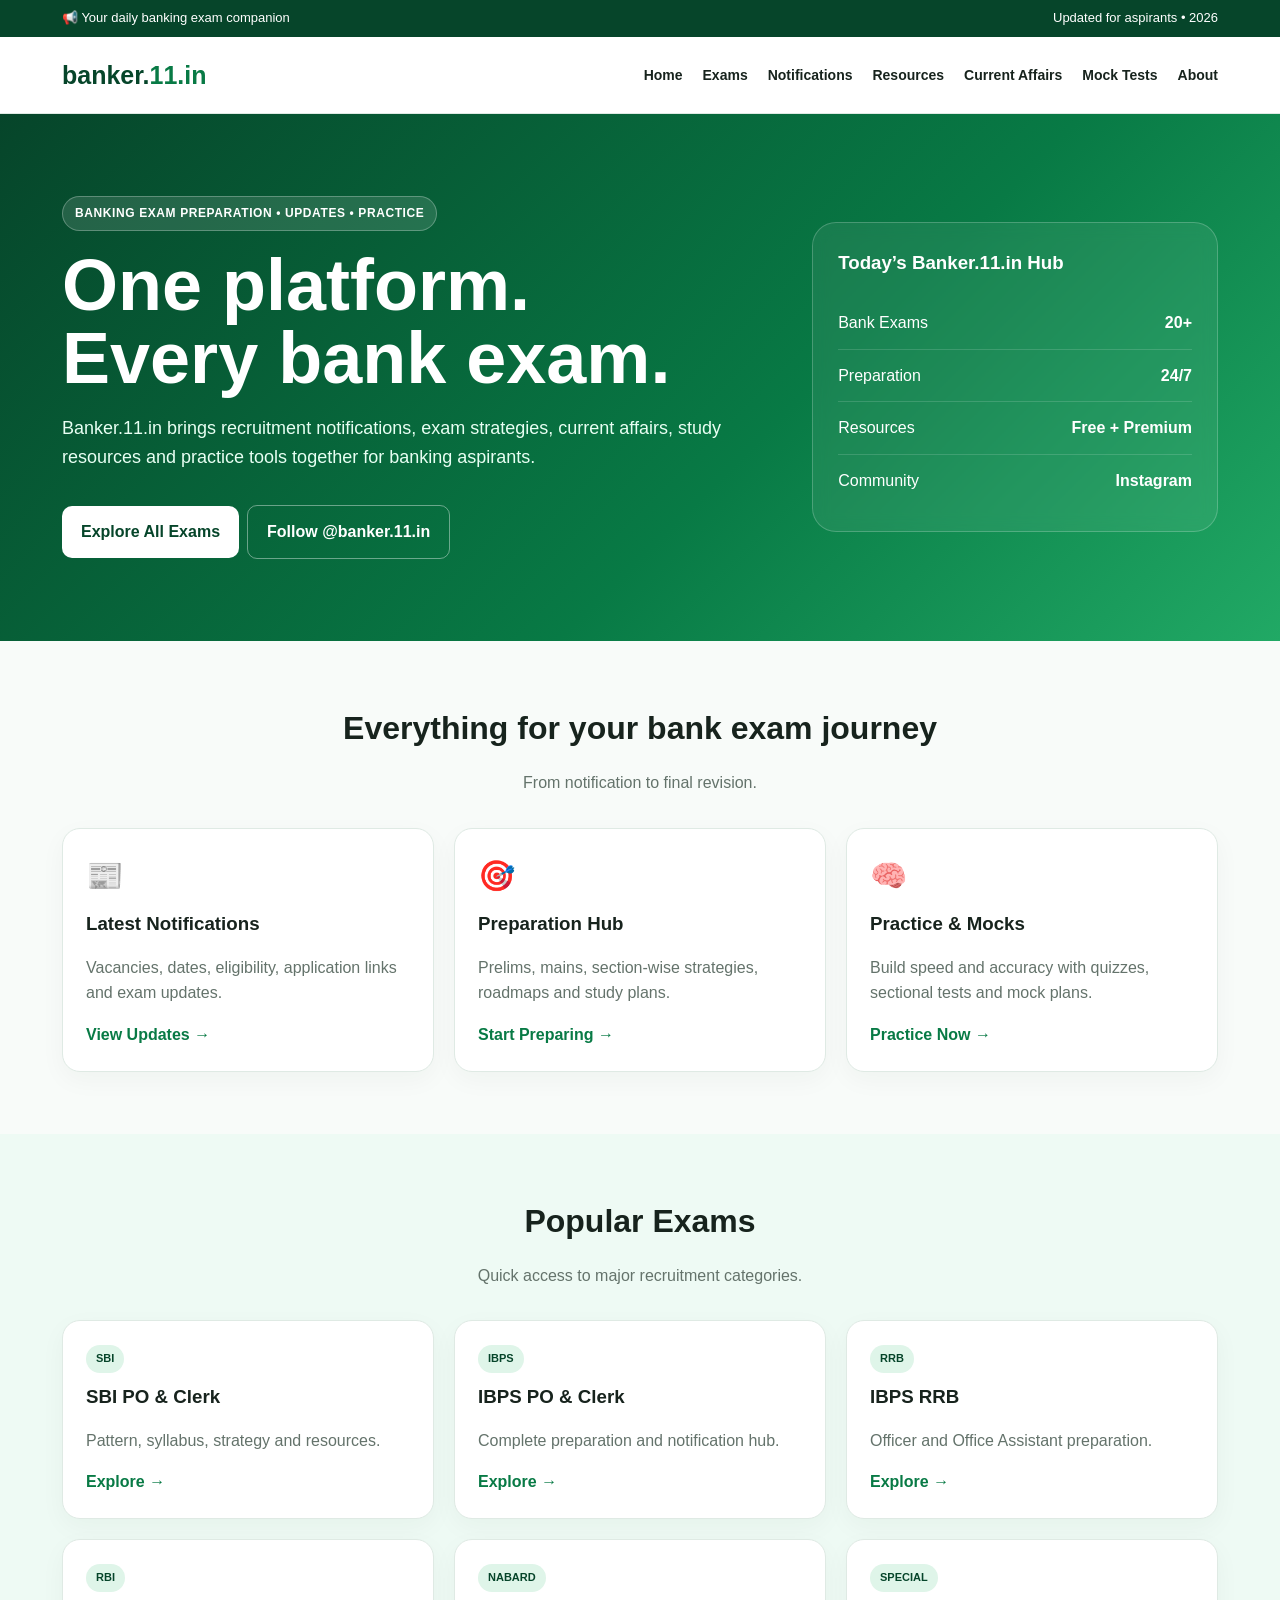
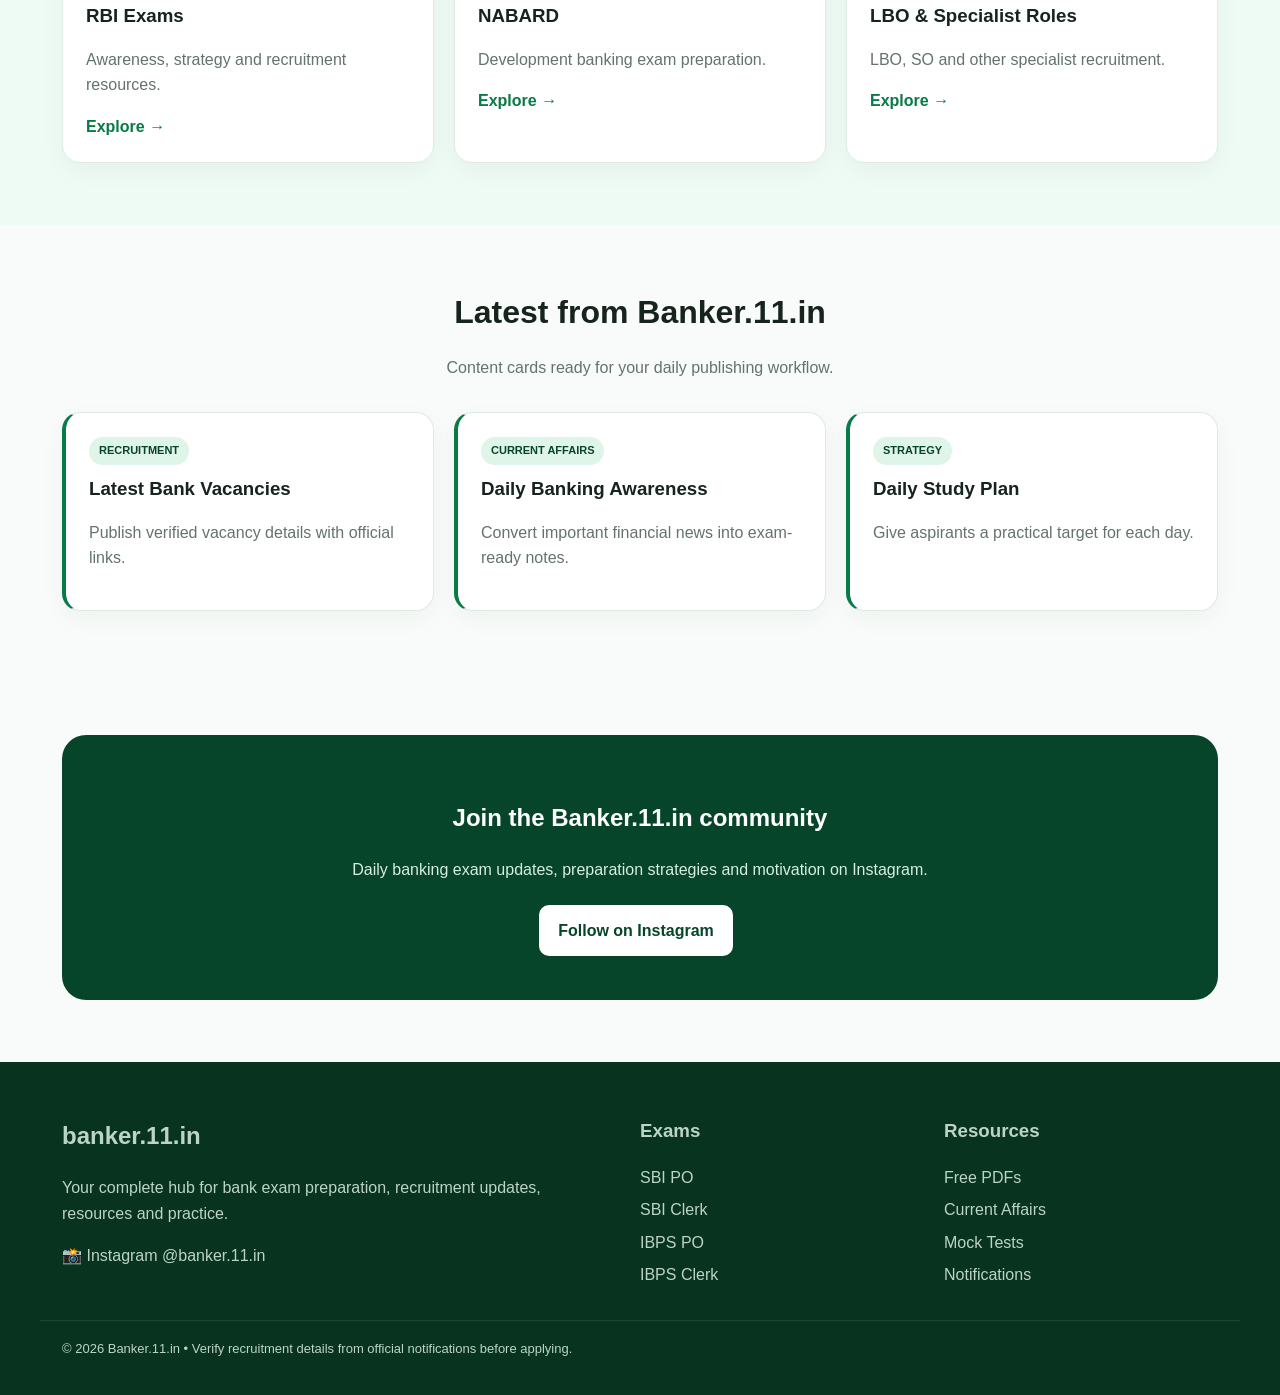
<file: index.html>
<!doctype html><html lang="en"><head><meta charset="utf-8"><meta name="viewport" content="width=device-width,initial-scale=1"><title>Home | Banker.11.in</title><meta name="description" content="Banker.11.in - complete banking exam preparation, notifications, current affairs, resources and mock tests."><link rel="stylesheet" href="style.css"></head><body>
<div class="topbar"><div class="container"><span>📢 Your daily banking exam companion</span><span>Updated for aspirants • 2026</span></div></div>
<header><div class="container nav"><a class="brand" href="index.html">banker.<span>11.in</span></a><nav class="navlinks"><a href="index.html">Home</a><a href="exams.html">Exams</a><a href="notifications.html">Notifications</a><a href="resources.html">Resources</a><a href="current-affairs.html">Current Affairs</a><a href="mock-tests.html">Mock Tests</a><a href="about.html">About</a></nav></div></header>
<main><section class="hero"><div class="container hero-grid"><div><span class="eyebrow">BANKING EXAM PREPARATION • UPDATES • PRACTICE</span><h1>One platform.<br>Every bank exam.</h1><p>Banker.11.in brings recruitment notifications, exam strategies, current affairs, study resources and practice tools together for banking aspirants.</p><div class="buttons"><a class="btn white" href="exams.html">Explore All Exams</a><a class="btn outline" href="https://www.instagram.com/banker.11.in/" target="_blank">Follow @banker.11.in</a></div></div><div class="hero-card"><h3>Today’s Banker.11.in Hub</h3><div class="stat"><span>Bank Exams</span><b>20+</b></div><div class="stat"><span>Preparation</span><b>24/7</b></div><div class="stat"><span>Resources</span><b>Free + Premium</b></div><div class="stat"><span>Community</span><b>Instagram</b></div></div></div></section>
<section class="section"><div class="container"><div class="title"><h2>Everything for your bank exam journey</h2><p class="muted">From notification to final revision.</p></div><div class="grid">
<div class="card"><div class="icon">📰</div><h3>Latest Notifications</h3><p class="muted">Vacancies, dates, eligibility, application links and exam updates.</p><a href="notifications.html">View Updates →</a></div>
<div class="card"><div class="icon">🎯</div><h3>Preparation Hub</h3><p class="muted">Prelims, mains, section-wise strategies, roadmaps and study plans.</p><a href="resources.html">Start Preparing →</a></div>
<div class="card"><div class="icon">🧠</div><h3>Practice & Mocks</h3><p class="muted">Build speed and accuracy with quizzes, sectional tests and mock plans.</p><a href="mock-tests.html">Practice Now →</a></div>
</div></div></section>
<section class="section" style="background:var(--light)"><div class="container"><div class="title"><h2>Popular Exams</h2><p class="muted">Quick access to major recruitment categories.</p></div><div class="grid">
<div class="card"><span class="tag">SBI</span><h3>SBI PO & Clerk</h3><p class="muted">Pattern, syllabus, strategy and resources.</p><a href="exam.html?exam=SBI%20PO">Explore →</a></div>
<div class="card"><span class="tag">IBPS</span><h3>IBPS PO & Clerk</h3><p class="muted">Complete preparation and notification hub.</p><a href="exam.html?exam=IBPS%20PO">Explore →</a></div>
<div class="card"><span class="tag">RRB</span><h3>IBPS RRB</h3><p class="muted">Officer and Office Assistant preparation.</p><a href="exam.html?exam=IBPS%20RRB">Explore →</a></div>
<div class="card"><span class="tag">RBI</span><h3>RBI Exams</h3><p class="muted">Awareness, strategy and recruitment resources.</p><a href="exam.html?exam=RBI">Explore →</a></div>
<div class="card"><span class="tag">NABARD</span><h3>NABARD</h3><p class="muted">Development banking exam preparation.</p><a href="exam.html?exam=NABARD">Explore →</a></div>
<div class="card"><span class="tag">SPECIAL</span><h3>LBO & Specialist Roles</h3><p class="muted">LBO, SO and other specialist recruitment.</p><a href="exam.html?exam=LBO%20%2F%20SO">Explore →</a></div>
</div></div></section>
<section class="section"><div class="container"><div class="title"><h2>Latest from Banker.11.in</h2><p class="muted">Content cards ready for your daily publishing workflow.</p></div><div class="grid">
<div class="card notice"><span class="tag">RECRUITMENT</span><h3>Latest Bank Vacancies</h3><p class="muted">Publish verified vacancy details with official links.</p></div>
<div class="card notice"><span class="tag">CURRENT AFFAIRS</span><h3>Daily Banking Awareness</h3><p class="muted">Convert important financial news into exam-ready notes.</p></div>
<div class="card notice"><span class="tag">STRATEGY</span><h3>Daily Study Plan</h3><p class="muted">Give aspirants a practical target for each day.</p></div>
</div></div></section>
<section class="section"><div class="container"><div class="cta"><h2>Join the Banker.11.in community</h2><p>Daily banking exam updates, preparation strategies and motivation on Instagram.</p><a class="btn white" href="https://www.instagram.com/banker.11.in/" target="_blank">Follow on Instagram</a></div></div></section></main>
<footer class="footer"><div class="container footergrid"><div><h2>banker.11.in</h2><p>Your complete hub for bank exam preparation, recruitment updates, resources and practice.</p><a href="https://www.instagram.com/banker.11.in/" target="_blank">📸 Instagram @banker.11.in</a></div><div><h3>Exams</h3><a href="exam.html?exam=SBI%20PO">SBI PO</a><a href="exam.html?exam=SBI%20Clerk">SBI Clerk</a><a href="exam.html?exam=IBPS%20PO">IBPS PO</a><a href="exam.html?exam=IBPS%20Clerk">IBPS Clerk</a></div><div><h3>Resources</h3><a href="resources.html">Free PDFs</a><a href="current-affairs.html">Current Affairs</a><a href="mock-tests.html">Mock Tests</a><a href="notifications.html">Notifications</a></div></div><div class="container copyright">© 2026 Banker.11.in • Verify recruitment details from official notifications before applying.</div></footer>
</body></html>
</file>
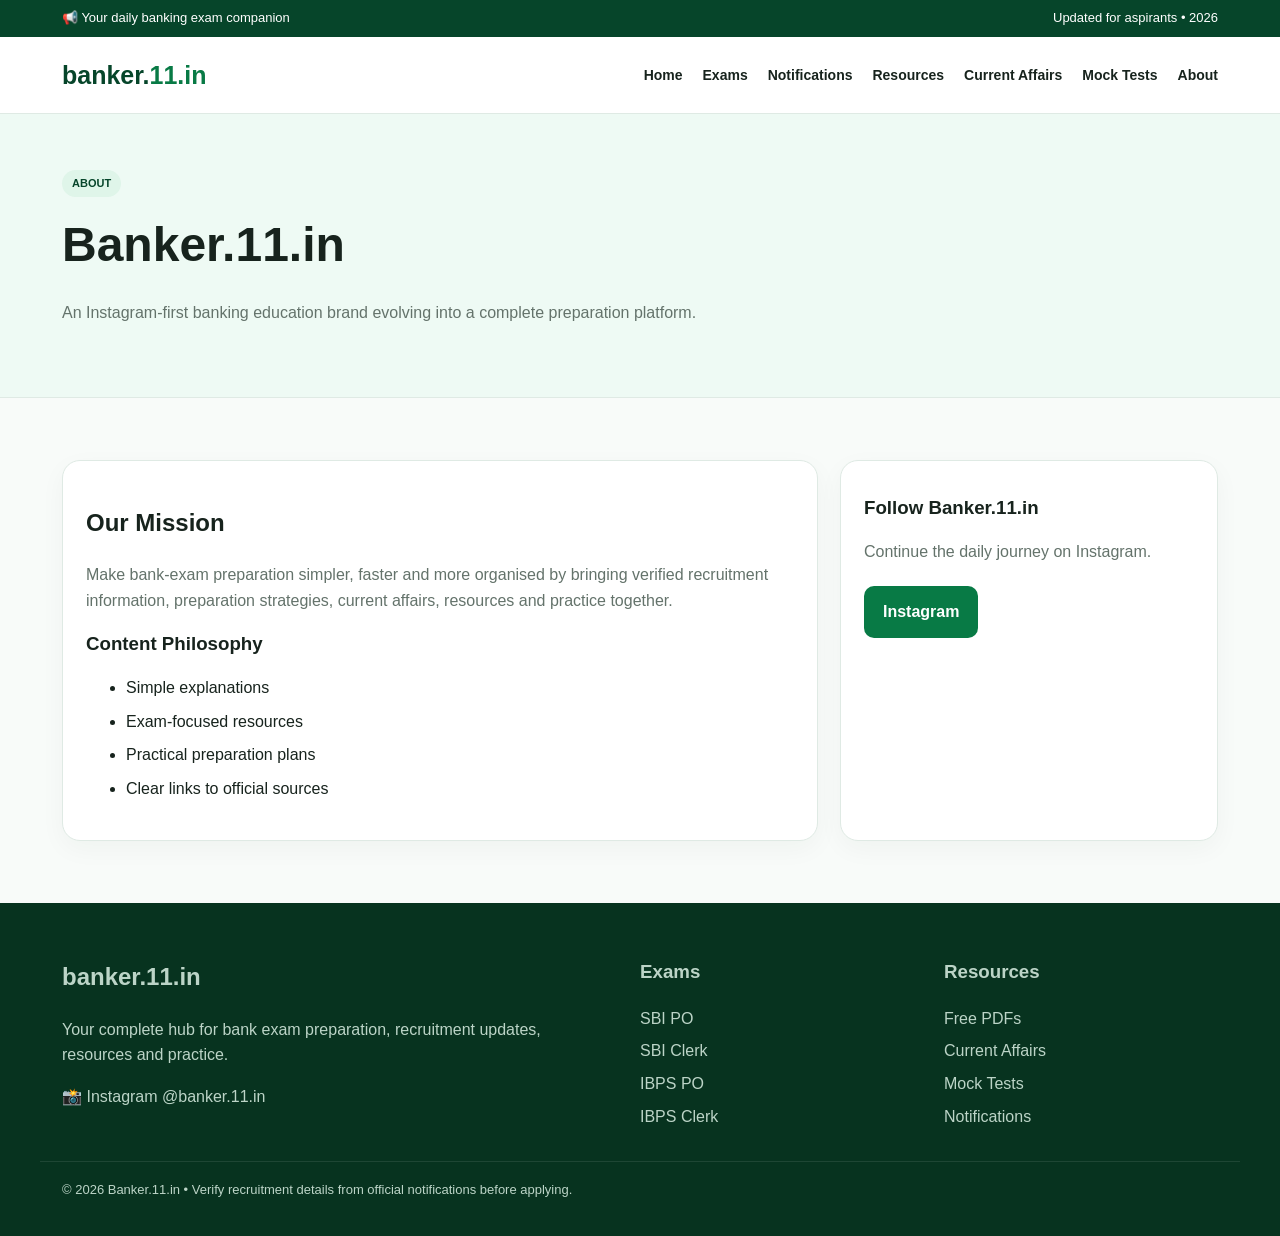
<file: about.html>
<!doctype html><html lang="en"><head><meta charset="utf-8"><meta name="viewport" content="width=device-width,initial-scale=1"><title>About Banker.11.in | Banker.11.in</title><meta name="description" content="Banker.11.in - complete banking exam preparation, notifications, current affairs, resources and mock tests."><link rel="stylesheet" href="style.css"></head><body>
<div class="topbar"><div class="container"><span>📢 Your daily banking exam companion</span><span>Updated for aspirants • 2026</span></div></div>
<header><div class="container nav"><a class="brand" href="index.html">banker.<span>11.in</span></a><nav class="navlinks"><a href="index.html">Home</a><a href="exams.html">Exams</a><a href="notifications.html">Notifications</a><a href="resources.html">Resources</a><a href="current-affairs.html">Current Affairs</a><a href="mock-tests.html">Mock Tests</a><a href="about.html">About</a></nav></div></header>
<main><section class="examhero"><div class="container"><span class="tag">ABOUT</span><h1>Banker.11.in</h1><p class="muted">An Instagram-first banking education brand evolving into a complete preparation platform.</p></div></section><section class="section"><div class="container two"><div class="card"><h2>Our Mission</h2><p class="muted">Make bank-exam preparation simpler, faster and more organised by bringing verified recruitment information, preparation strategies, current affairs, resources and practice together.</p><h3>Content Philosophy</h3><ul class="check"><li>Simple explanations</li><li>Exam-focused resources</li><li>Practical preparation plans</li><li>Clear links to official sources</li></ul></div><div class="card"><h3>Follow Banker.11.in</h3><p class="muted">Continue the daily journey on Instagram.</p><a class="btn green" href="https://www.instagram.com/banker.11.in/" target="_blank">Instagram</a></div></div></section></main>
<footer class="footer"><div class="container footergrid"><div><h2>banker.11.in</h2><p>Your complete hub for bank exam preparation, recruitment updates, resources and practice.</p><a href="https://www.instagram.com/banker.11.in/" target="_blank">📸 Instagram @banker.11.in</a></div><div><h3>Exams</h3><a href="exam.html?exam=SBI%20PO">SBI PO</a><a href="exam.html?exam=SBI%20Clerk">SBI Clerk</a><a href="exam.html?exam=IBPS%20PO">IBPS PO</a><a href="exam.html?exam=IBPS%20Clerk">IBPS Clerk</a></div><div><h3>Resources</h3><a href="resources.html">Free PDFs</a><a href="current-affairs.html">Current Affairs</a><a href="mock-tests.html">Mock Tests</a><a href="notifications.html">Notifications</a></div></div><div class="container copyright">© 2026 Banker.11.in • Verify recruitment details from official notifications before applying.</div></footer>
</body></html>
</file>
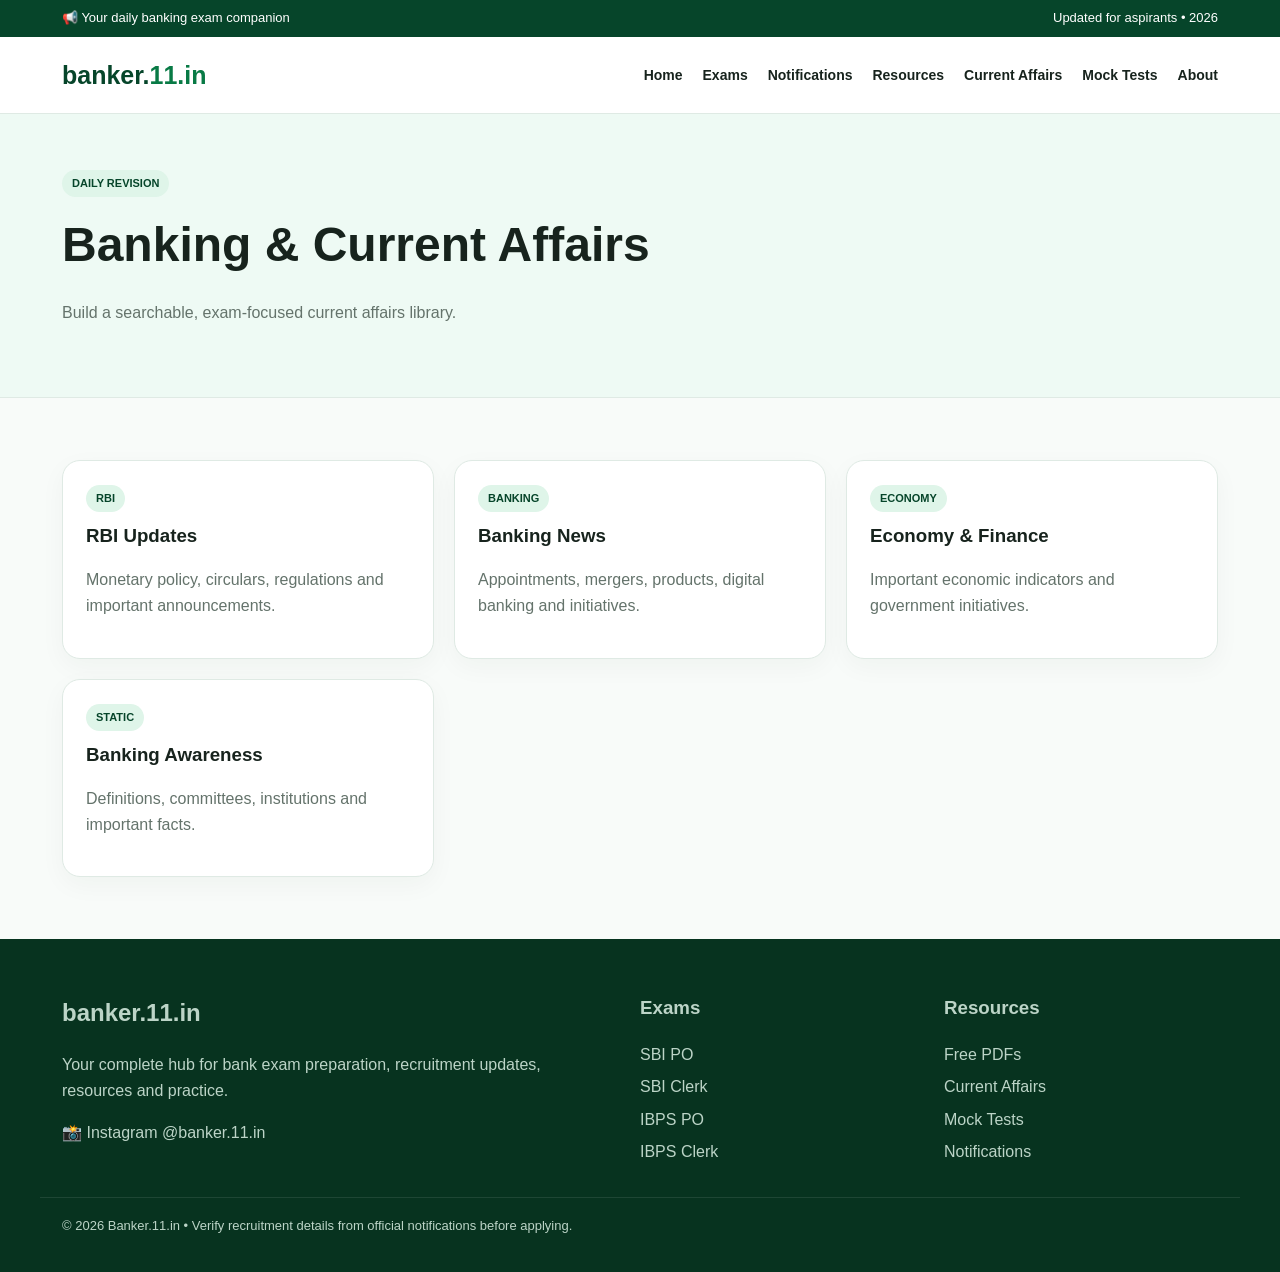
<file: current-affairs.html>
<!doctype html><html lang="en"><head><meta charset="utf-8"><meta name="viewport" content="width=device-width,initial-scale=1"><title>Current Affairs | Banker.11.in</title><meta name="description" content="Banker.11.in - complete banking exam preparation, notifications, current affairs, resources and mock tests."><link rel="stylesheet" href="style.css"></head><body>
<div class="topbar"><div class="container"><span>📢 Your daily banking exam companion</span><span>Updated for aspirants • 2026</span></div></div>
<header><div class="container nav"><a class="brand" href="index.html">banker.<span>11.in</span></a><nav class="navlinks"><a href="index.html">Home</a><a href="exams.html">Exams</a><a href="notifications.html">Notifications</a><a href="resources.html">Resources</a><a href="current-affairs.html">Current Affairs</a><a href="mock-tests.html">Mock Tests</a><a href="about.html">About</a></nav></div></header>
<main><section class="examhero"><div class="container"><span class="tag">DAILY REVISION</span><h1>Banking & Current Affairs</h1><p class="muted">Build a searchable, exam-focused current affairs library.</p></div></section><section class="section"><div class="container"><div class="grid">
<div class="card"><span class="tag">RBI</span><h3>RBI Updates</h3><p class="muted">Monetary policy, circulars, regulations and important announcements.</p></div>
<div class="card"><span class="tag">BANKING</span><h3>Banking News</h3><p class="muted">Appointments, mergers, products, digital banking and initiatives.</p></div>
<div class="card"><span class="tag">ECONOMY</span><h3>Economy & Finance</h3><p class="muted">Important economic indicators and government initiatives.</p></div>
<div class="card"><span class="tag">STATIC</span><h3>Banking Awareness</h3><p class="muted">Definitions, committees, institutions and important facts.</p></div>
</div></div></section></main>
<footer class="footer"><div class="container footergrid"><div><h2>banker.11.in</h2><p>Your complete hub for bank exam preparation, recruitment updates, resources and practice.</p><a href="https://www.instagram.com/banker.11.in/" target="_blank">📸 Instagram @banker.11.in</a></div><div><h3>Exams</h3><a href="exam.html?exam=SBI%20PO">SBI PO</a><a href="exam.html?exam=SBI%20Clerk">SBI Clerk</a><a href="exam.html?exam=IBPS%20PO">IBPS PO</a><a href="exam.html?exam=IBPS%20Clerk">IBPS Clerk</a></div><div><h3>Resources</h3><a href="resources.html">Free PDFs</a><a href="current-affairs.html">Current Affairs</a><a href="mock-tests.html">Mock Tests</a><a href="notifications.html">Notifications</a></div></div><div class="container copyright">© 2026 Banker.11.in • Verify recruitment details from official notifications before applying.</div></footer>
</body></html>
</file>
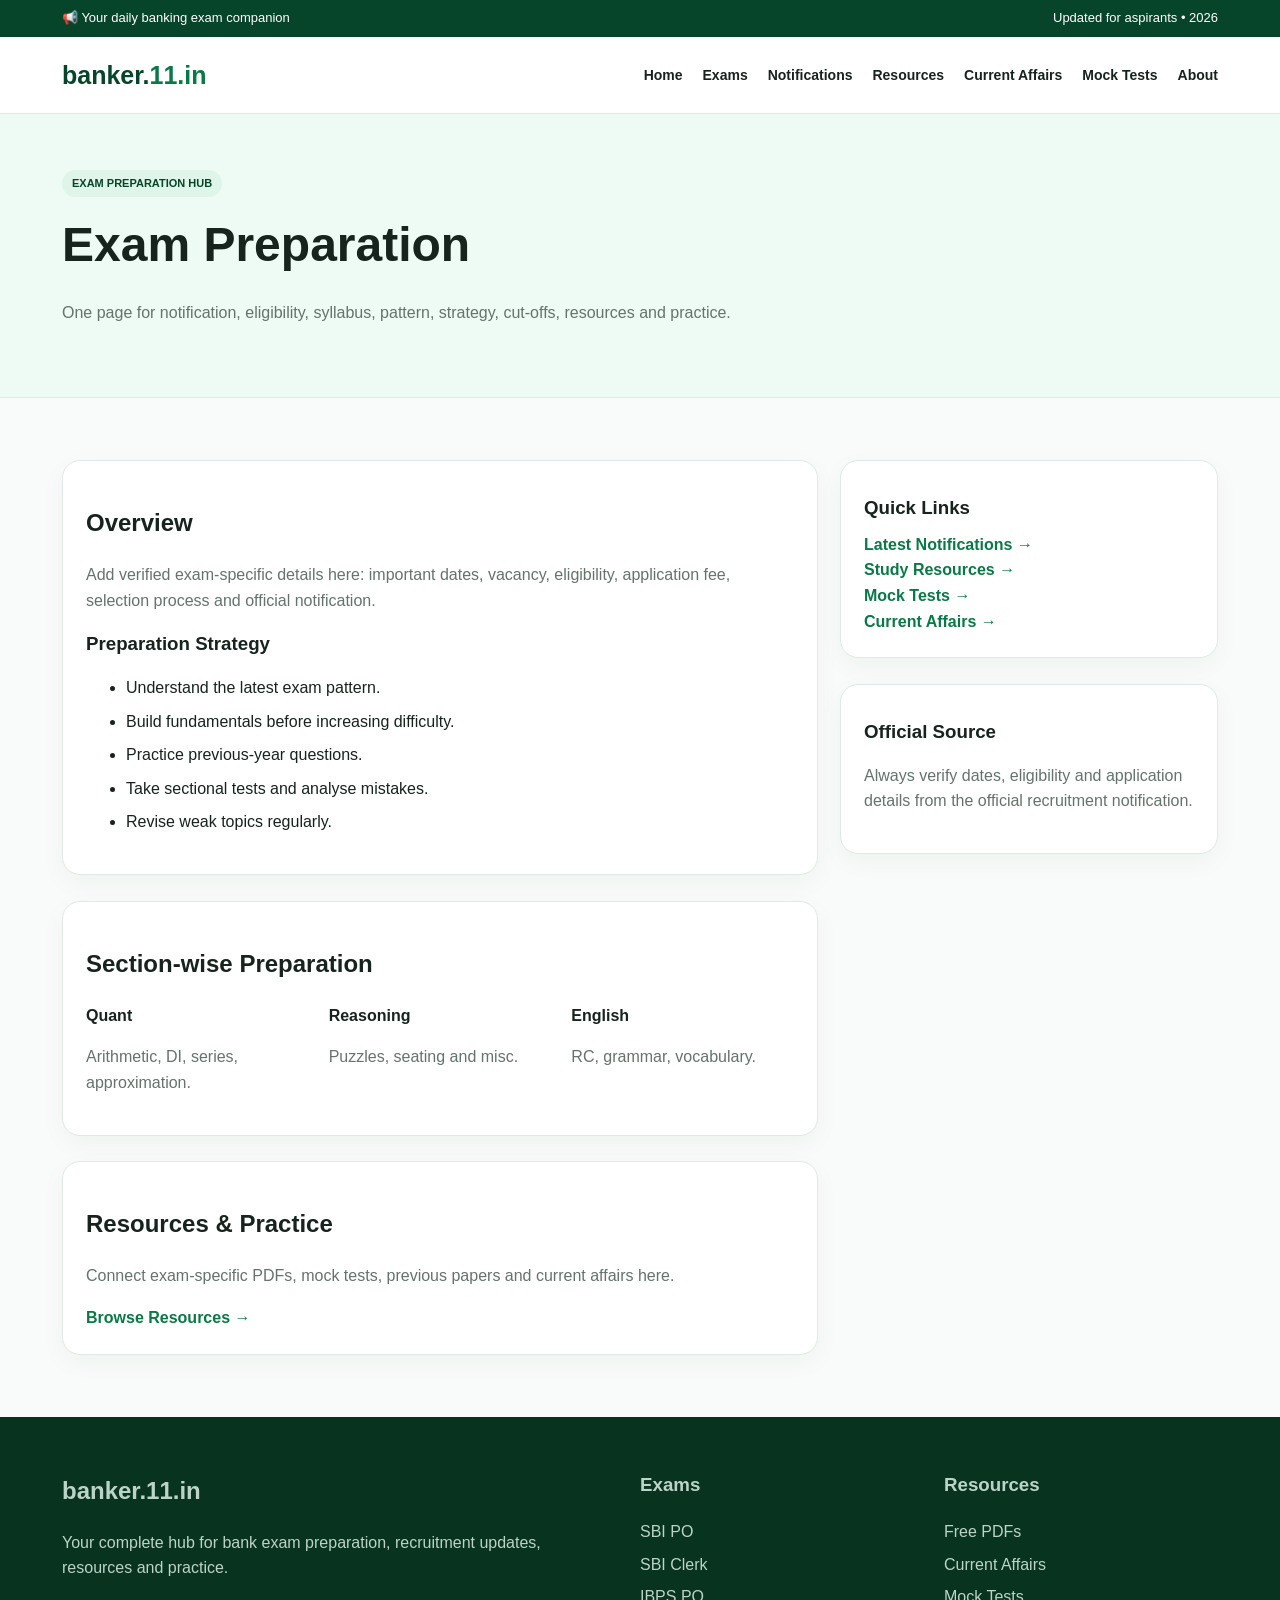
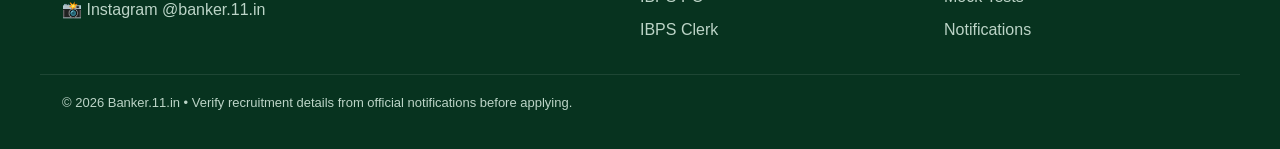
<file: exam.html>
<!doctype html><html lang="en"><head><meta charset="utf-8"><meta name="viewport" content="width=device-width,initial-scale=1"><title>Exam Preparation | Banker.11.in</title><meta name="description" content="Banker.11.in - complete banking exam preparation, notifications, current affairs, resources and mock tests."><link rel="stylesheet" href="style.css"></head><body>
<div class="topbar"><div class="container"><span>📢 Your daily banking exam companion</span><span>Updated for aspirants • 2026</span></div></div>
<header><div class="container nav"><a class="brand" href="index.html">banker.<span>11.in</span></a><nav class="navlinks"><a href="index.html">Home</a><a href="exams.html">Exams</a><a href="notifications.html">Notifications</a><a href="resources.html">Resources</a><a href="current-affairs.html">Current Affairs</a><a href="mock-tests.html">Mock Tests</a><a href="about.html">About</a></nav></div></header>
<main><section class="examhero"><div class="container"><span class="tag">EXAM PREPARATION HUB</span><h1 id="examTitle">Exam Preparation</h1><p class="muted">One page for notification, eligibility, syllabus, pattern, strategy, cut-offs, resources and practice.</p></div></section>
<section class="section"><div class="container two"><div><div class="card"><h2>Overview</h2><p class="muted">Add verified exam-specific details here: important dates, vacancy, eligibility, application fee, selection process and official notification.</p><h3>Preparation Strategy</h3><ul class="check"><li>Understand the latest exam pattern.</li><li>Build fundamentals before increasing difficulty.</li><li>Practice previous-year questions.</li><li>Take sectional tests and analyse mistakes.</li><li>Revise weak topics regularly.</li></ul></div><br><div class="card"><h2>Section-wise Preparation</h2><div class="grid"><div><b>Quant</b><p class="muted">Arithmetic, DI, series, approximation.</p></div><div><b>Reasoning</b><p class="muted">Puzzles, seating and misc.</p></div><div><b>English</b><p class="muted">RC, grammar, vocabulary.</p></div></div></div><br><div class="card"><h2>Resources & Practice</h2><p class="muted">Connect exam-specific PDFs, mock tests, previous papers and current affairs here.</p><a href="resources.html">Browse Resources →</a></div></div><div><div class="card"><h3>Quick Links</h3><a href="notifications.html">Latest Notifications →</a><br><a href="resources.html">Study Resources →</a><br><a href="mock-tests.html">Mock Tests →</a><br><a href="current-affairs.html">Current Affairs →</a></div><br><div class="card"><h3>Official Source</h3><p class="muted">Always verify dates, eligibility and application details from the official recruitment notification.</p></div></div></div></section>
<script>const q=new URLSearchParams(location.search);const e=q.get('exam')||'Exam';document.getElementById('examTitle').textContent=e+' Preparation';document.title=e+' | Banker.11.in';</script></main>
<footer class="footer"><div class="container footergrid"><div><h2>banker.11.in</h2><p>Your complete hub for bank exam preparation, recruitment updates, resources and practice.</p><a href="https://www.instagram.com/banker.11.in/" target="_blank">📸 Instagram @banker.11.in</a></div><div><h3>Exams</h3><a href="exam.html?exam=SBI%20PO">SBI PO</a><a href="exam.html?exam=SBI%20Clerk">SBI Clerk</a><a href="exam.html?exam=IBPS%20PO">IBPS PO</a><a href="exam.html?exam=IBPS%20Clerk">IBPS Clerk</a></div><div><h3>Resources</h3><a href="resources.html">Free PDFs</a><a href="current-affairs.html">Current Affairs</a><a href="mock-tests.html">Mock Tests</a><a href="notifications.html">Notifications</a></div></div><div class="container copyright">© 2026 Banker.11.in • Verify recruitment details from official notifications before applying.</div></footer>
</body></html>
</file>
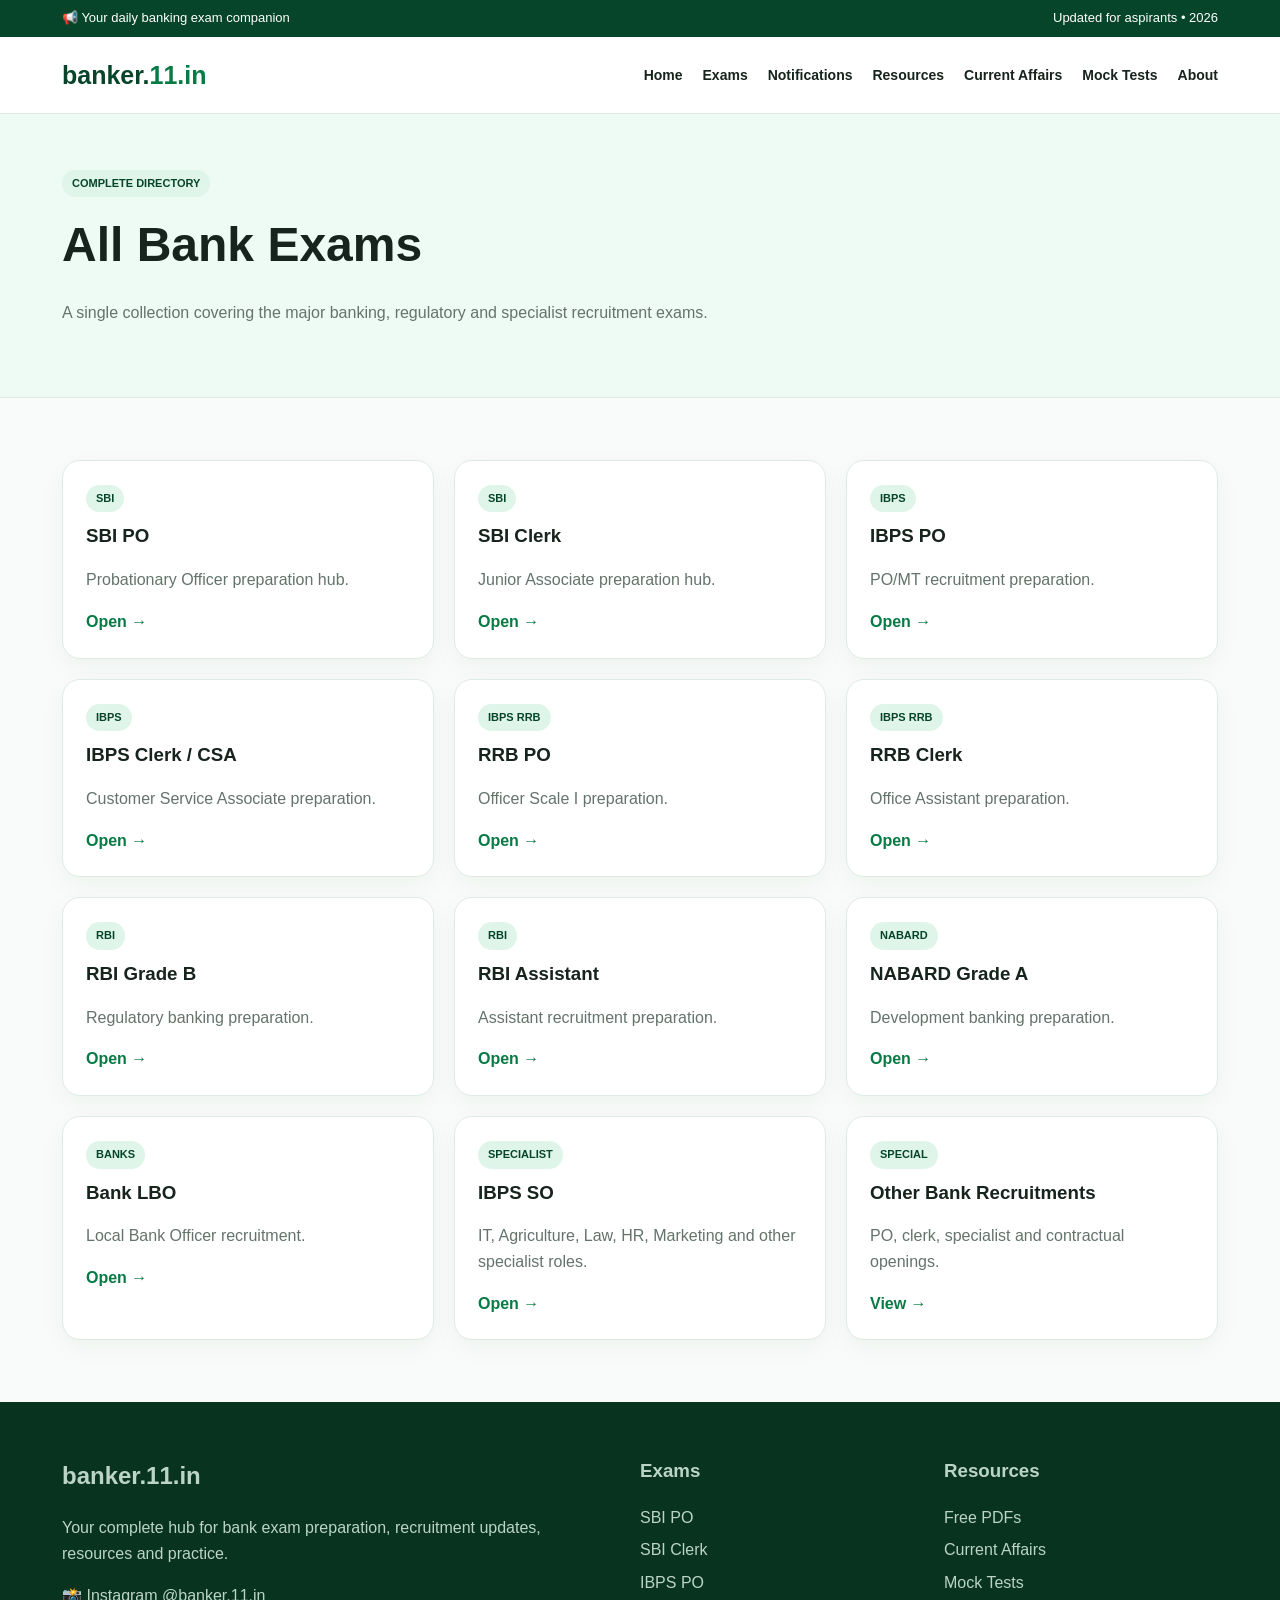
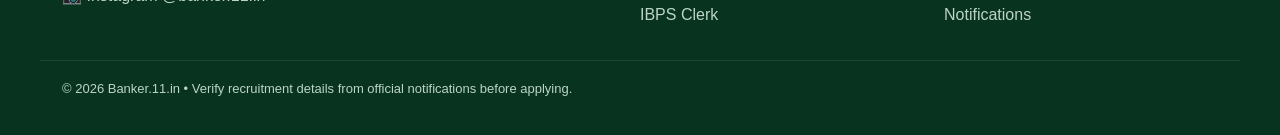
<file: exams.html>
<!doctype html><html lang="en"><head><meta charset="utf-8"><meta name="viewport" content="width=device-width,initial-scale=1"><title>All Bank Exams | Banker.11.in</title><meta name="description" content="Banker.11.in - complete banking exam preparation, notifications, current affairs, resources and mock tests."><link rel="stylesheet" href="style.css"></head><body>
<div class="topbar"><div class="container"><span>📢 Your daily banking exam companion</span><span>Updated for aspirants • 2026</span></div></div>
<header><div class="container nav"><a class="brand" href="index.html">banker.<span>11.in</span></a><nav class="navlinks"><a href="index.html">Home</a><a href="exams.html">Exams</a><a href="notifications.html">Notifications</a><a href="resources.html">Resources</a><a href="current-affairs.html">Current Affairs</a><a href="mock-tests.html">Mock Tests</a><a href="about.html">About</a></nav></div></header>
<main><section class="examhero"><div class="container"><span class="tag">COMPLETE DIRECTORY</span><h1>All Bank Exams</h1><p class="muted">A single collection covering the major banking, regulatory and specialist recruitment exams.</p></div></section><section class="section"><div class="container"><div class="grid">
<div class="card"><span class="tag">SBI</span><h3>SBI PO</h3><p class="muted">Probationary Officer preparation hub.</p><a href="exam.html?exam=SBI%20PO">Open →</a></div>
<div class="card"><span class="tag">SBI</span><h3>SBI Clerk</h3><p class="muted">Junior Associate preparation hub.</p><a href="exam.html?exam=SBI%20Clerk">Open →</a></div>
<div class="card"><span class="tag">IBPS</span><h3>IBPS PO</h3><p class="muted">PO/MT recruitment preparation.</p><a href="exam.html?exam=IBPS%20PO">Open →</a></div>
<div class="card"><span class="tag">IBPS</span><h3>IBPS Clerk / CSA</h3><p class="muted">Customer Service Associate preparation.</p><a href="exam.html?exam=IBPS%20Clerk%20%2F%20CSA">Open →</a></div>
<div class="card"><span class="tag">IBPS RRB</span><h3>RRB PO</h3><p class="muted">Officer Scale I preparation.</p><a href="exam.html?exam=IBPS%20RRB%20PO">Open →</a></div>
<div class="card"><span class="tag">IBPS RRB</span><h3>RRB Clerk</h3><p class="muted">Office Assistant preparation.</p><a href="exam.html?exam=IBPS%20RRB%20Clerk">Open →</a></div>
<div class="card"><span class="tag">RBI</span><h3>RBI Grade B</h3><p class="muted">Regulatory banking preparation.</p><a href="exam.html?exam=RBI%20Grade%20B">Open →</a></div>
<div class="card"><span class="tag">RBI</span><h3>RBI Assistant</h3><p class="muted">Assistant recruitment preparation.</p><a href="exam.html?exam=RBI%20Assistant">Open →</a></div>
<div class="card"><span class="tag">NABARD</span><h3>NABARD Grade A</h3><p class="muted">Development banking preparation.</p><a href="exam.html?exam=NABARD%20Grade%20A">Open →</a></div>
<div class="card"><span class="tag">BANKS</span><h3>Bank LBO</h3><p class="muted">Local Bank Officer recruitment.</p><a href="exam.html?exam=Bank%20LBO">Open →</a></div>
<div class="card"><span class="tag">SPECIALIST</span><h3>IBPS SO</h3><p class="muted">IT, Agriculture, Law, HR, Marketing and other specialist roles.</p><a href="exam.html?exam=IBPS%20SO">Open →</a></div>
<div class="card"><span class="tag">SPECIAL</span><h3>Other Bank Recruitments</h3><p class="muted">PO, clerk, specialist and contractual openings.</p><a href="notifications.html">View →</a></div>
</div></div></section></main>
<footer class="footer"><div class="container footergrid"><div><h2>banker.11.in</h2><p>Your complete hub for bank exam preparation, recruitment updates, resources and practice.</p><a href="https://www.instagram.com/banker.11.in/" target="_blank">📸 Instagram @banker.11.in</a></div><div><h3>Exams</h3><a href="exam.html?exam=SBI%20PO">SBI PO</a><a href="exam.html?exam=SBI%20Clerk">SBI Clerk</a><a href="exam.html?exam=IBPS%20PO">IBPS PO</a><a href="exam.html?exam=IBPS%20Clerk">IBPS Clerk</a></div><div><h3>Resources</h3><a href="resources.html">Free PDFs</a><a href="current-affairs.html">Current Affairs</a><a href="mock-tests.html">Mock Tests</a><a href="notifications.html">Notifications</a></div></div><div class="container copyright">© 2026 Banker.11.in • Verify recruitment details from official notifications before applying.</div></footer>
</body></html>
</file>
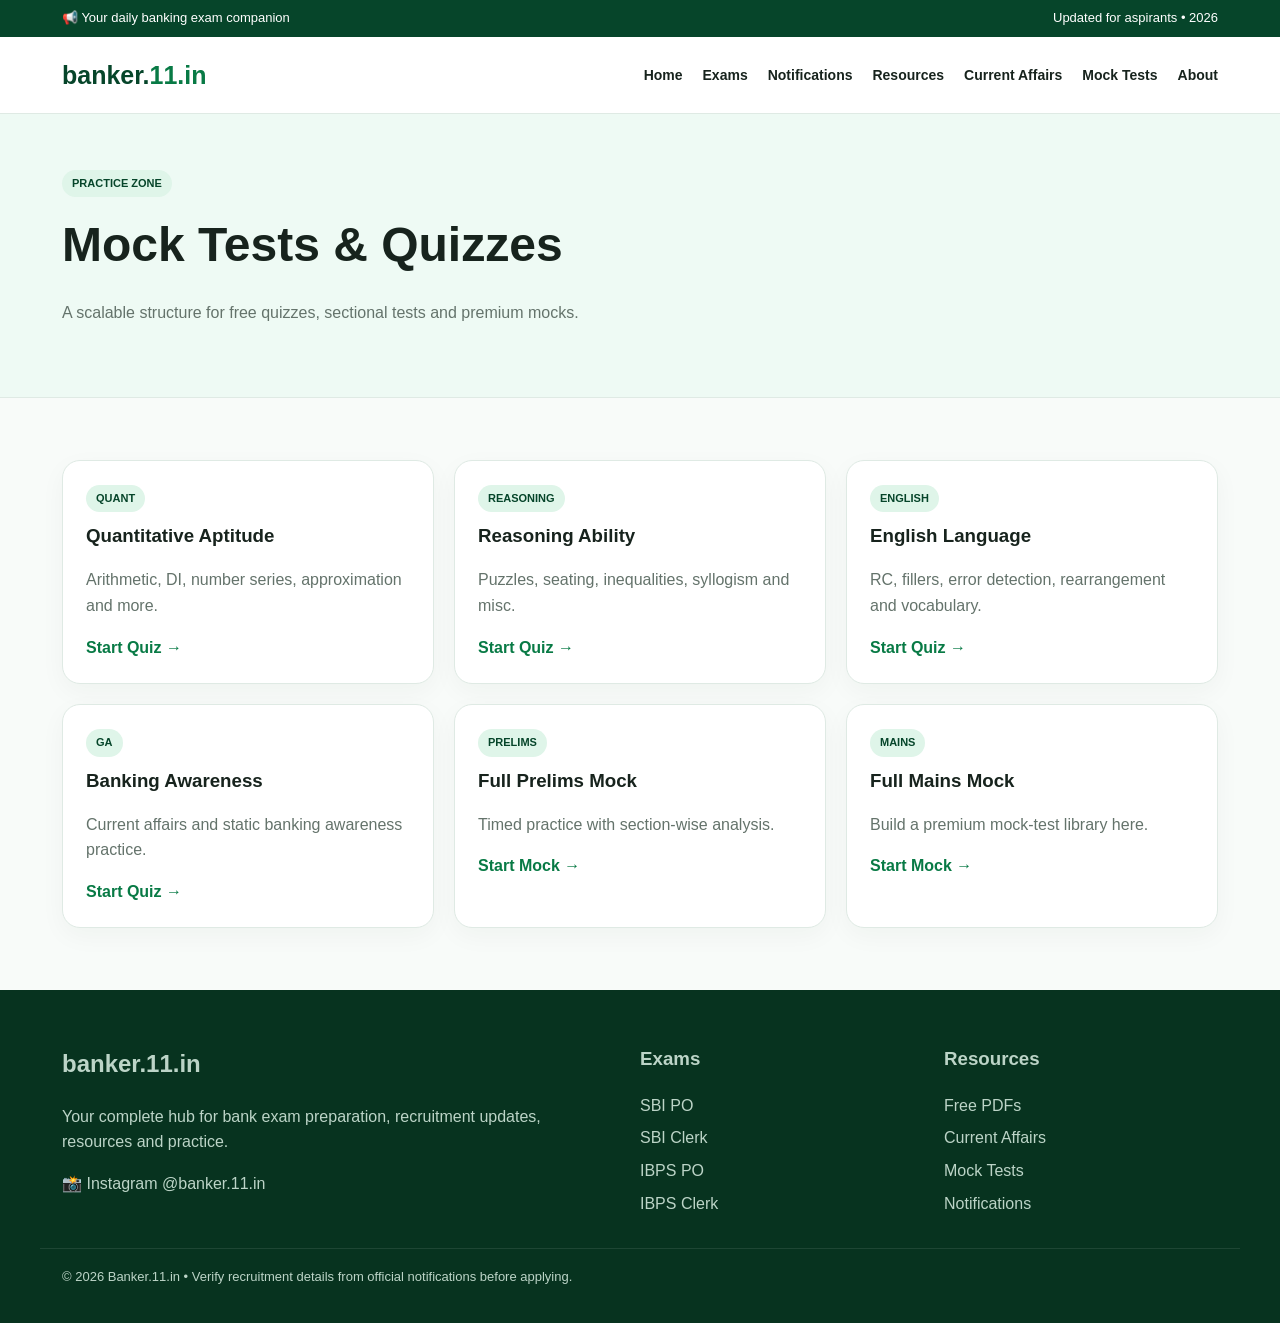
<file: mock-tests.html>
<!doctype html><html lang="en"><head><meta charset="utf-8"><meta name="viewport" content="width=device-width,initial-scale=1"><title>Mock Tests | Banker.11.in</title><meta name="description" content="Banker.11.in - complete banking exam preparation, notifications, current affairs, resources and mock tests."><link rel="stylesheet" href="style.css"></head><body>
<div class="topbar"><div class="container"><span>📢 Your daily banking exam companion</span><span>Updated for aspirants • 2026</span></div></div>
<header><div class="container nav"><a class="brand" href="index.html">banker.<span>11.in</span></a><nav class="navlinks"><a href="index.html">Home</a><a href="exams.html">Exams</a><a href="notifications.html">Notifications</a><a href="resources.html">Resources</a><a href="current-affairs.html">Current Affairs</a><a href="mock-tests.html">Mock Tests</a><a href="about.html">About</a></nav></div></header>
<main><section class="examhero"><div class="container"><span class="tag">PRACTICE ZONE</span><h1>Mock Tests & Quizzes</h1><p class="muted">A scalable structure for free quizzes, sectional tests and premium mocks.</p></div></section><section class="section"><div class="container"><div class="grid">
<div class="card"><span class="tag">QUANT</span><h3>Quantitative Aptitude</h3><p class="muted">Arithmetic, DI, number series, approximation and more.</p><a href="#">Start Quiz →</a></div>
<div class="card"><span class="tag">REASONING</span><h3>Reasoning Ability</h3><p class="muted">Puzzles, seating, inequalities, syllogism and misc.</p><a href="#">Start Quiz →</a></div>
<div class="card"><span class="tag">ENGLISH</span><h3>English Language</h3><p class="muted">RC, fillers, error detection, rearrangement and vocabulary.</p><a href="#">Start Quiz →</a></div>
<div class="card"><span class="tag">GA</span><h3>Banking Awareness</h3><p class="muted">Current affairs and static banking awareness practice.</p><a href="#">Start Quiz →</a></div>
<div class="card"><span class="tag">PRELIMS</span><h3>Full Prelims Mock</h3><p class="muted">Timed practice with section-wise analysis.</p><a href="#">Start Mock →</a></div>
<div class="card"><span class="tag">MAINS</span><h3>Full Mains Mock</h3><p class="muted">Build a premium mock-test library here.</p><a href="#">Start Mock →</a></div>
</div></div></section></main>
<footer class="footer"><div class="container footergrid"><div><h2>banker.11.in</h2><p>Your complete hub for bank exam preparation, recruitment updates, resources and practice.</p><a href="https://www.instagram.com/banker.11.in/" target="_blank">📸 Instagram @banker.11.in</a></div><div><h3>Exams</h3><a href="exam.html?exam=SBI%20PO">SBI PO</a><a href="exam.html?exam=SBI%20Clerk">SBI Clerk</a><a href="exam.html?exam=IBPS%20PO">IBPS PO</a><a href="exam.html?exam=IBPS%20Clerk">IBPS Clerk</a></div><div><h3>Resources</h3><a href="resources.html">Free PDFs</a><a href="current-affairs.html">Current Affairs</a><a href="mock-tests.html">Mock Tests</a><a href="notifications.html">Notifications</a></div></div><div class="container copyright">© 2026 Banker.11.in • Verify recruitment details from official notifications before applying.</div></footer>
</body></html>
</file>
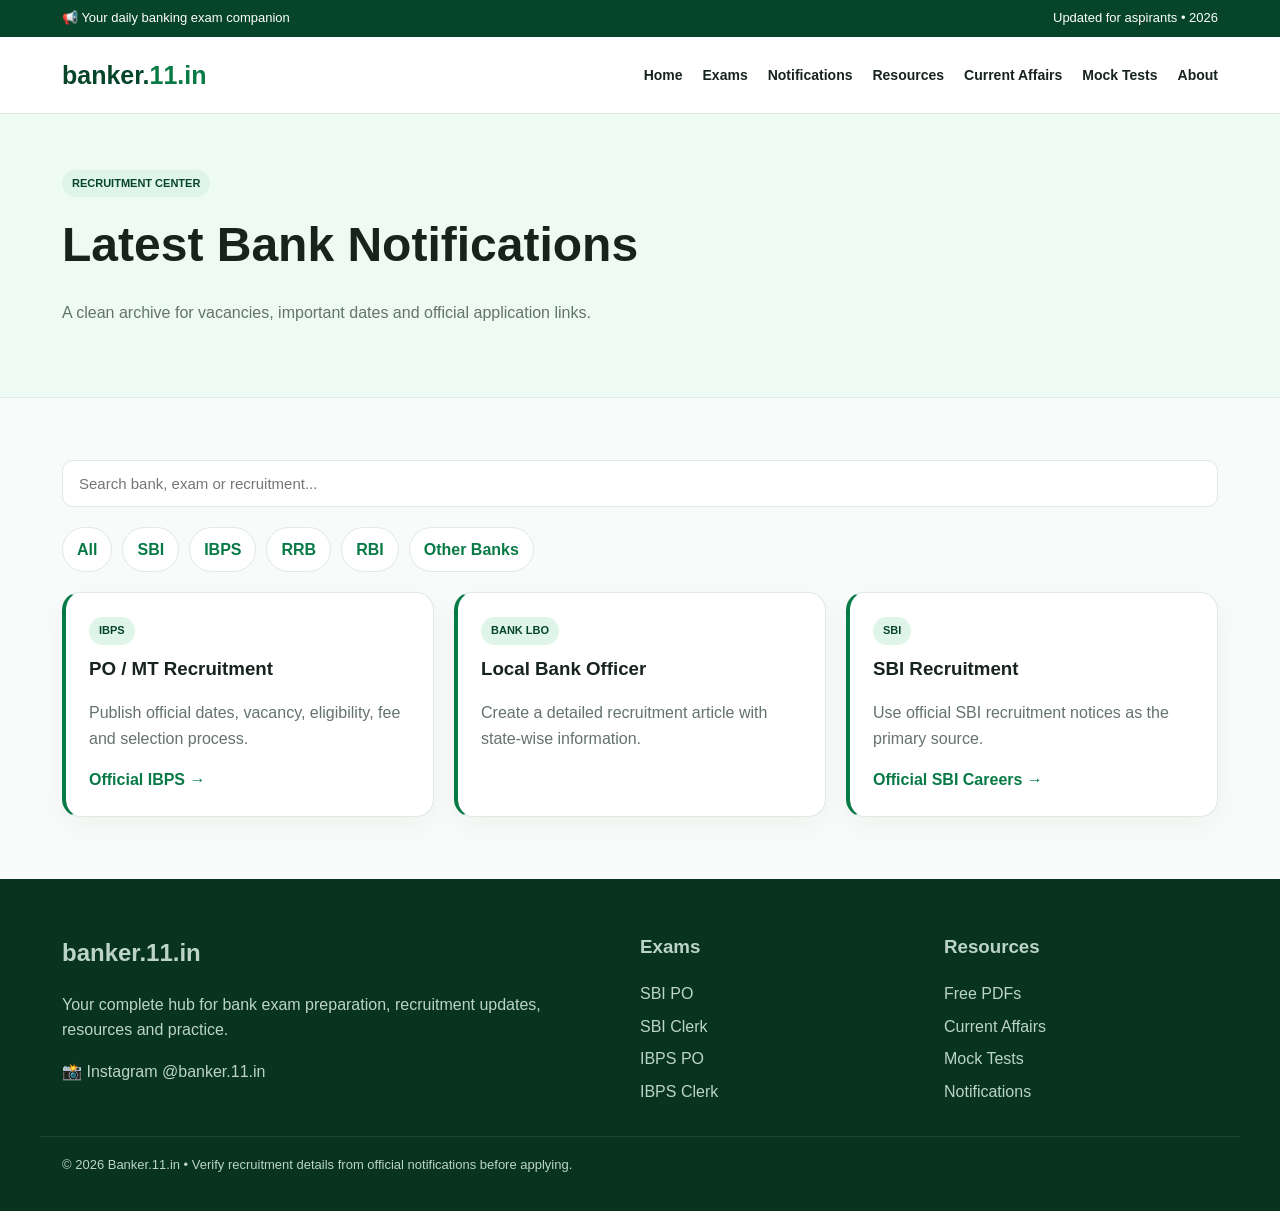
<file: notifications.html>
<!doctype html><html lang="en"><head><meta charset="utf-8"><meta name="viewport" content="width=device-width,initial-scale=1"><title>Latest Notifications | Banker.11.in</title><meta name="description" content="Banker.11.in - complete banking exam preparation, notifications, current affairs, resources and mock tests."><link rel="stylesheet" href="style.css"></head><body>
<div class="topbar"><div class="container"><span>📢 Your daily banking exam companion</span><span>Updated for aspirants • 2026</span></div></div>
<header><div class="container nav"><a class="brand" href="index.html">banker.<span>11.in</span></a><nav class="navlinks"><a href="index.html">Home</a><a href="exams.html">Exams</a><a href="notifications.html">Notifications</a><a href="resources.html">Resources</a><a href="current-affairs.html">Current Affairs</a><a href="mock-tests.html">Mock Tests</a><a href="about.html">About</a></nav></div></header>
<main><section class="examhero"><div class="container"><span class="tag">RECRUITMENT CENTER</span><h1>Latest Bank Notifications</h1><p class="muted">A clean archive for vacancies, important dates and official application links.</p></div></section><section class="section"><div class="container"><input class="search" placeholder="Search bank, exam or recruitment..."><div class="filterbar"><span class="filter">All</span><span class="filter">SBI</span><span class="filter">IBPS</span><span class="filter">RRB</span><span class="filter">RBI</span><span class="filter">Other Banks</span></div><div class="grid">
<div class="card notice"><span class="tag">IBPS</span><h3>PO / MT Recruitment</h3><p class="muted">Publish official dates, vacancy, eligibility, fee and selection process.</p><a href="https://www.ibps.in/" target="_blank">Official IBPS →</a></div>
<div class="card notice"><span class="tag">BANK LBO</span><h3>Local Bank Officer</h3><p class="muted">Create a detailed recruitment article with state-wise information.</p></div>
<div class="card notice"><span class="tag">SBI</span><h3>SBI Recruitment</h3><p class="muted">Use official SBI recruitment notices as the primary source.</p><a href="https://sbi.co.in/web/careers" target="_blank">Official SBI Careers →</a></div>
</div></div></section></main>
<footer class="footer"><div class="container footergrid"><div><h2>banker.11.in</h2><p>Your complete hub for bank exam preparation, recruitment updates, resources and practice.</p><a href="https://www.instagram.com/banker.11.in/" target="_blank">📸 Instagram @banker.11.in</a></div><div><h3>Exams</h3><a href="exam.html?exam=SBI%20PO">SBI PO</a><a href="exam.html?exam=SBI%20Clerk">SBI Clerk</a><a href="exam.html?exam=IBPS%20PO">IBPS PO</a><a href="exam.html?exam=IBPS%20Clerk">IBPS Clerk</a></div><div><h3>Resources</h3><a href="resources.html">Free PDFs</a><a href="current-affairs.html">Current Affairs</a><a href="mock-tests.html">Mock Tests</a><a href="notifications.html">Notifications</a></div></div><div class="container copyright">© 2026 Banker.11.in • Verify recruitment details from official notifications before applying.</div></footer>
</body></html>
</file>
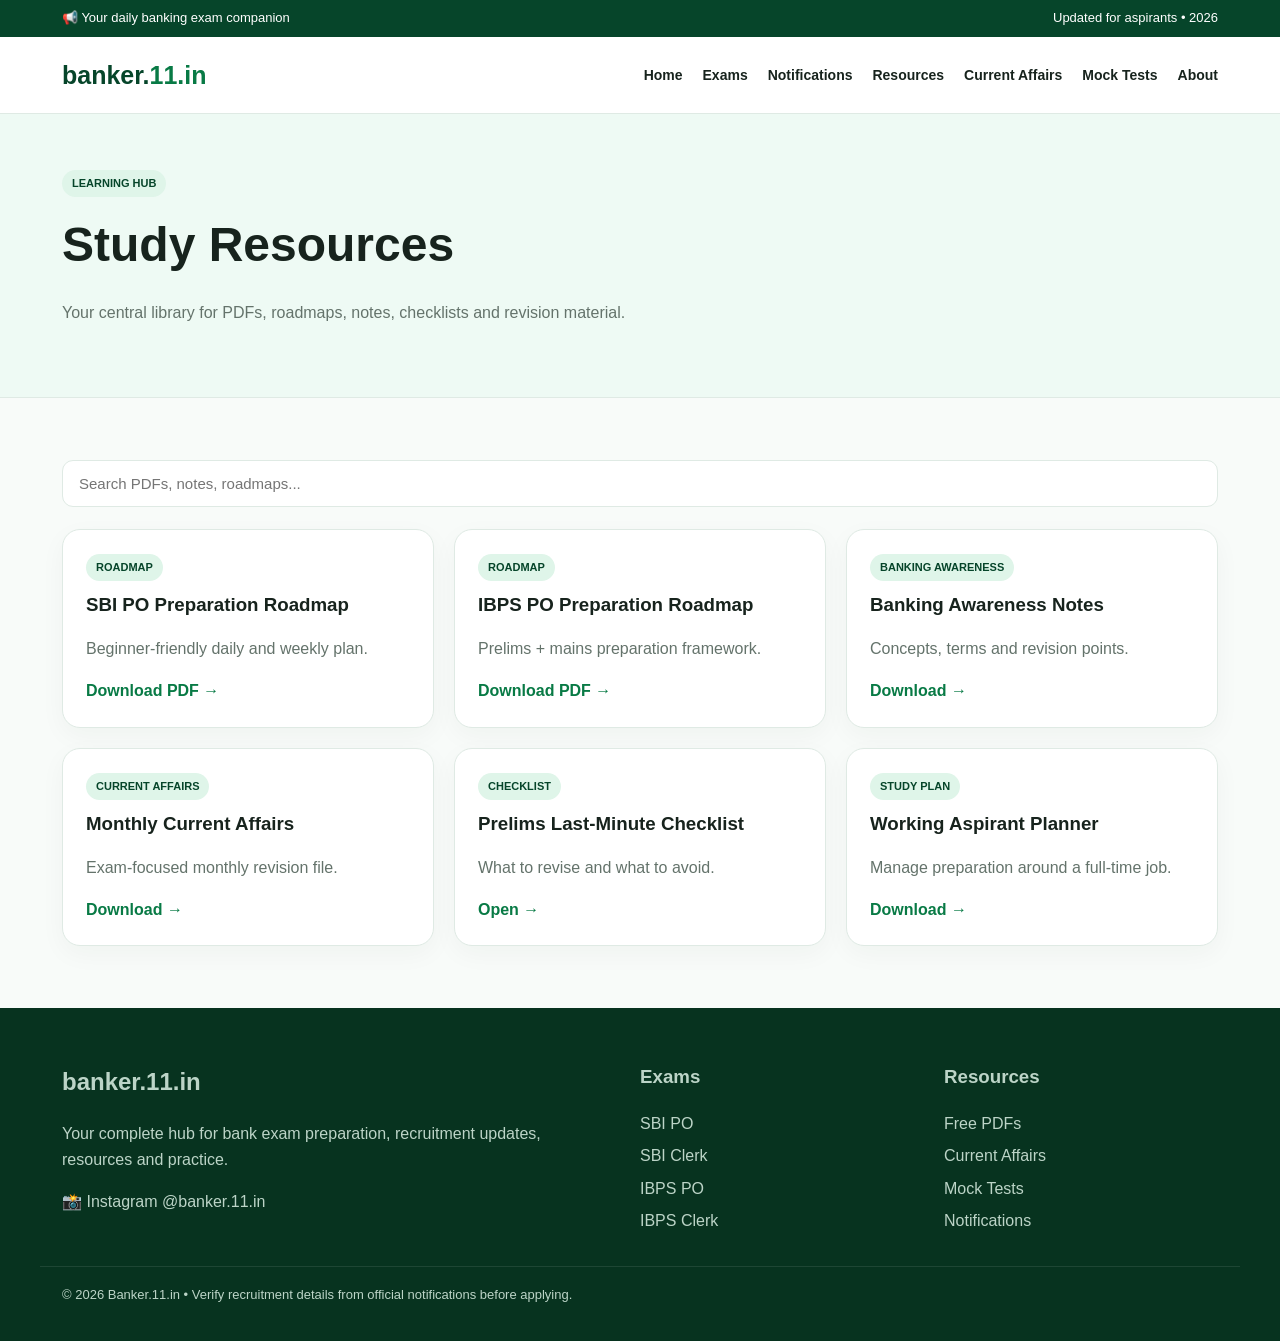
<file: resources.html>
<!doctype html><html lang="en"><head><meta charset="utf-8"><meta name="viewport" content="width=device-width,initial-scale=1"><title>Study Resources | Banker.11.in</title><meta name="description" content="Banker.11.in - complete banking exam preparation, notifications, current affairs, resources and mock tests."><link rel="stylesheet" href="style.css"></head><body>
<div class="topbar"><div class="container"><span>📢 Your daily banking exam companion</span><span>Updated for aspirants • 2026</span></div></div>
<header><div class="container nav"><a class="brand" href="index.html">banker.<span>11.in</span></a><nav class="navlinks"><a href="index.html">Home</a><a href="exams.html">Exams</a><a href="notifications.html">Notifications</a><a href="resources.html">Resources</a><a href="current-affairs.html">Current Affairs</a><a href="mock-tests.html">Mock Tests</a><a href="about.html">About</a></nav></div></header>
<main><section class="examhero"><div class="container"><span class="tag">LEARNING HUB</span><h1>Study Resources</h1><p class="muted">Your central library for PDFs, roadmaps, notes, checklists and revision material.</p></div></section><section class="section"><div class="container"><input class="search" placeholder="Search PDFs, notes, roadmaps..."><div class="grid" style="margin-top:22px">
<div class="card"><span class="tag">ROADMAP</span><h3>SBI PO Preparation Roadmap</h3><p class="muted">Beginner-friendly daily and weekly plan.</p><a href="#">Download PDF →</a></div>
<div class="card"><span class="tag">ROADMAP</span><h3>IBPS PO Preparation Roadmap</h3><p class="muted">Prelims + mains preparation framework.</p><a href="#">Download PDF →</a></div>
<div class="card"><span class="tag">BANKING AWARENESS</span><h3>Banking Awareness Notes</h3><p class="muted">Concepts, terms and revision points.</p><a href="#">Download →</a></div>
<div class="card"><span class="tag">CURRENT AFFAIRS</span><h3>Monthly Current Affairs</h3><p class="muted">Exam-focused monthly revision file.</p><a href="#">Download →</a></div>
<div class="card"><span class="tag">CHECKLIST</span><h3>Prelims Last-Minute Checklist</h3><p class="muted">What to revise and what to avoid.</p><a href="#">Open →</a></div>
<div class="card"><span class="tag">STUDY PLAN</span><h3>Working Aspirant Planner</h3><p class="muted">Manage preparation around a full-time job.</p><a href="#">Download →</a></div>
</div></div></section></main>
<footer class="footer"><div class="container footergrid"><div><h2>banker.11.in</h2><p>Your complete hub for bank exam preparation, recruitment updates, resources and practice.</p><a href="https://www.instagram.com/banker.11.in/" target="_blank">📸 Instagram @banker.11.in</a></div><div><h3>Exams</h3><a href="exam.html?exam=SBI%20PO">SBI PO</a><a href="exam.html?exam=SBI%20Clerk">SBI Clerk</a><a href="exam.html?exam=IBPS%20PO">IBPS PO</a><a href="exam.html?exam=IBPS%20Clerk">IBPS Clerk</a></div><div><h3>Resources</h3><a href="resources.html">Free PDFs</a><a href="current-affairs.html">Current Affairs</a><a href="mock-tests.html">Mock Tests</a><a href="notifications.html">Notifications</a></div></div><div class="container copyright">© 2026 Banker.11.in • Verify recruitment details from official notifications before applying.</div></footer>
</body></html>
</file>
<file: style.css>
:root{--green:#087a45;--dark:#06452a;--light:#eefaf4;--mint:#dff5e9;--text:#17231d;--muted:#64736b;--white:#fff;--line:#dfeae4}
*{box-sizing:border-box}html{scroll-behavior:smooth}body{margin:0;font-family:Arial,Helvetica,sans-serif;background:#f8fbf9;color:var(--text);line-height:1.6}a{text-decoration:none;color:inherit}.container{max-width:1200px;margin:auto;padding:0 22px}
.topbar{background:var(--dark);color:#fff;font-size:13px;padding:8px 0}.topbar .container{display:flex;justify-content:space-between}
header{background:#fff;border-bottom:1px solid var(--line);position:sticky;top:0;z-index:20}.nav{height:76px;display:flex;align-items:center;justify-content:space-between}.brand{font-size:25px;font-weight:900;color:var(--dark)}.brand span{color:var(--green)}.navlinks{display:flex;gap:20px;font-size:14px;font-weight:700}.navlinks a:hover{color:var(--green)}
.hero{background:linear-gradient(135deg,#06452a 0%,#087a45 60%,#21a965 100%);color:#fff;padding:82px 0}.hero-grid{display:grid;grid-template-columns:1.4fr .8fr;gap:40px;align-items:center}.eyebrow{display:inline-block;background:#ffffff1f;border:1px solid #ffffff44;padding:7px 12px;border-radius:30px;font-size:12px;font-weight:800;letter-spacing:.6px}.hero h1{font-size:clamp(42px,6vw,72px);line-height:1.02;margin:18px 0}.hero p{font-size:18px;color:#e8fff3;max-width:690px}.buttons{margin-top:28px}.btn{display:inline-block;padding:13px 19px;border-radius:10px;font-weight:800;margin:6px 8px 0 0}.btn.white{background:#fff;color:var(--dark)}.btn.green{background:var(--green);color:#fff}.btn.outline{border:1px solid #ffffff66;color:#fff}.hero-card{background:#ffffff12;border:1px solid #ffffff35;border-radius:24px;padding:25px;backdrop-filter:blur(8px)}.hero-card h3{margin-top:0}.stat{display:flex;justify-content:space-between;padding:13px 0;border-bottom:1px solid #ffffff25}.stat:last-child{border:0}
.section{padding:62px 0}.title{text-align:center;margin-bottom:32px}.title h2{font-size:32px;margin:0 0 8px}.muted{color:var(--muted)}.grid{display:grid;grid-template-columns:repeat(3,1fr);gap:20px}.card{background:#fff;border:1px solid var(--line);border-radius:18px;padding:23px;box-shadow:0 8px 26px #07351c0a}.card:hover{transform:translateY(-2px);transition:.2s}.icon{font-size:30px}.tag{display:inline-block;background:var(--mint);color:var(--dark);border-radius:30px;padding:5px 10px;font-size:11px;font-weight:900}.card h3{margin:9px 0}.card a{color:var(--green);font-weight:800}.notice{border-left:4px solid var(--green)}
.search{width:100%;padding:14px 16px;border:1px solid var(--line);border-radius:11px;font-size:15px}.filterbar{display:flex;gap:10px;flex-wrap:wrap;margin:20px 0}.filter{padding:9px 14px;border:1px solid var(--line);border-radius:30px;background:#fff;font-weight:700;color:var(--green)}
.two{display:grid;grid-template-columns:2fr 1fr;gap:22px}.examhero{background:var(--light);padding:55px 0;border-bottom:1px solid var(--line)}.examhero h1{font-size:48px;margin:10px 0}.check li{margin:8px 0}.cta{background:var(--dark);color:#fff;border-radius:24px;padding:44px;text-align:center}.cta p{color:#d6eee1}.footer{background:#07331f;color:#bcd4c7;padding:35px 0}.footer strong{color:#fff}.footergrid{display:grid;grid-template-columns:2fr 1fr 1fr;gap:30px}.footer a{display:block;margin:7px 0}.copyright{border-top:1px solid #ffffff18;margin-top:25px;padding-top:18px;font-size:13px}
.mobile-menu{display:none}
@media(max-width:850px){.navlinks{display:none}.hero-grid,.two,.footergrid{grid-template-columns:1fr}.grid{grid-template-columns:1fr 1fr}.topbar .container{justify-content:center}.hero{padding:62px 0}.hero h1{font-size:48px}}
@media(max-width:560px){.grid{grid-template-columns:1fr}.hero h1{font-size:42px}.examhero h1{font-size:38px}}
</file>
